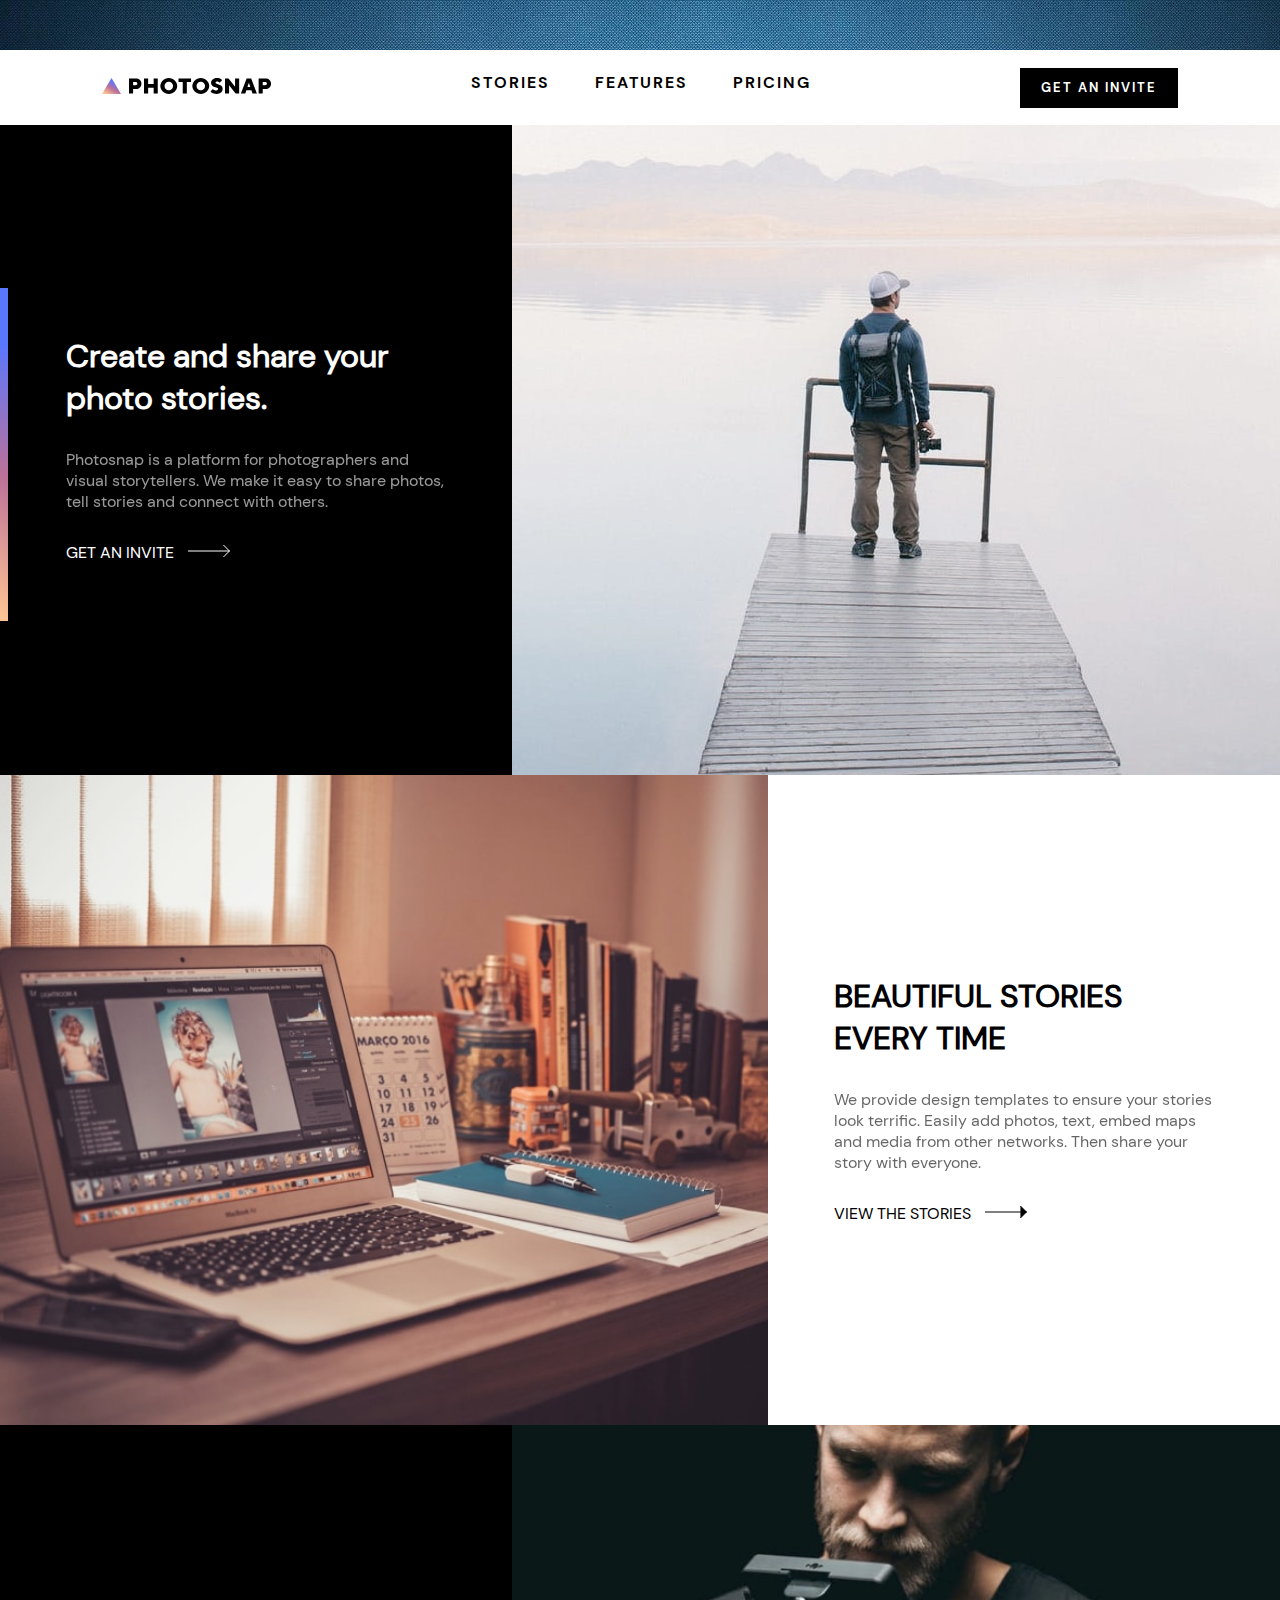
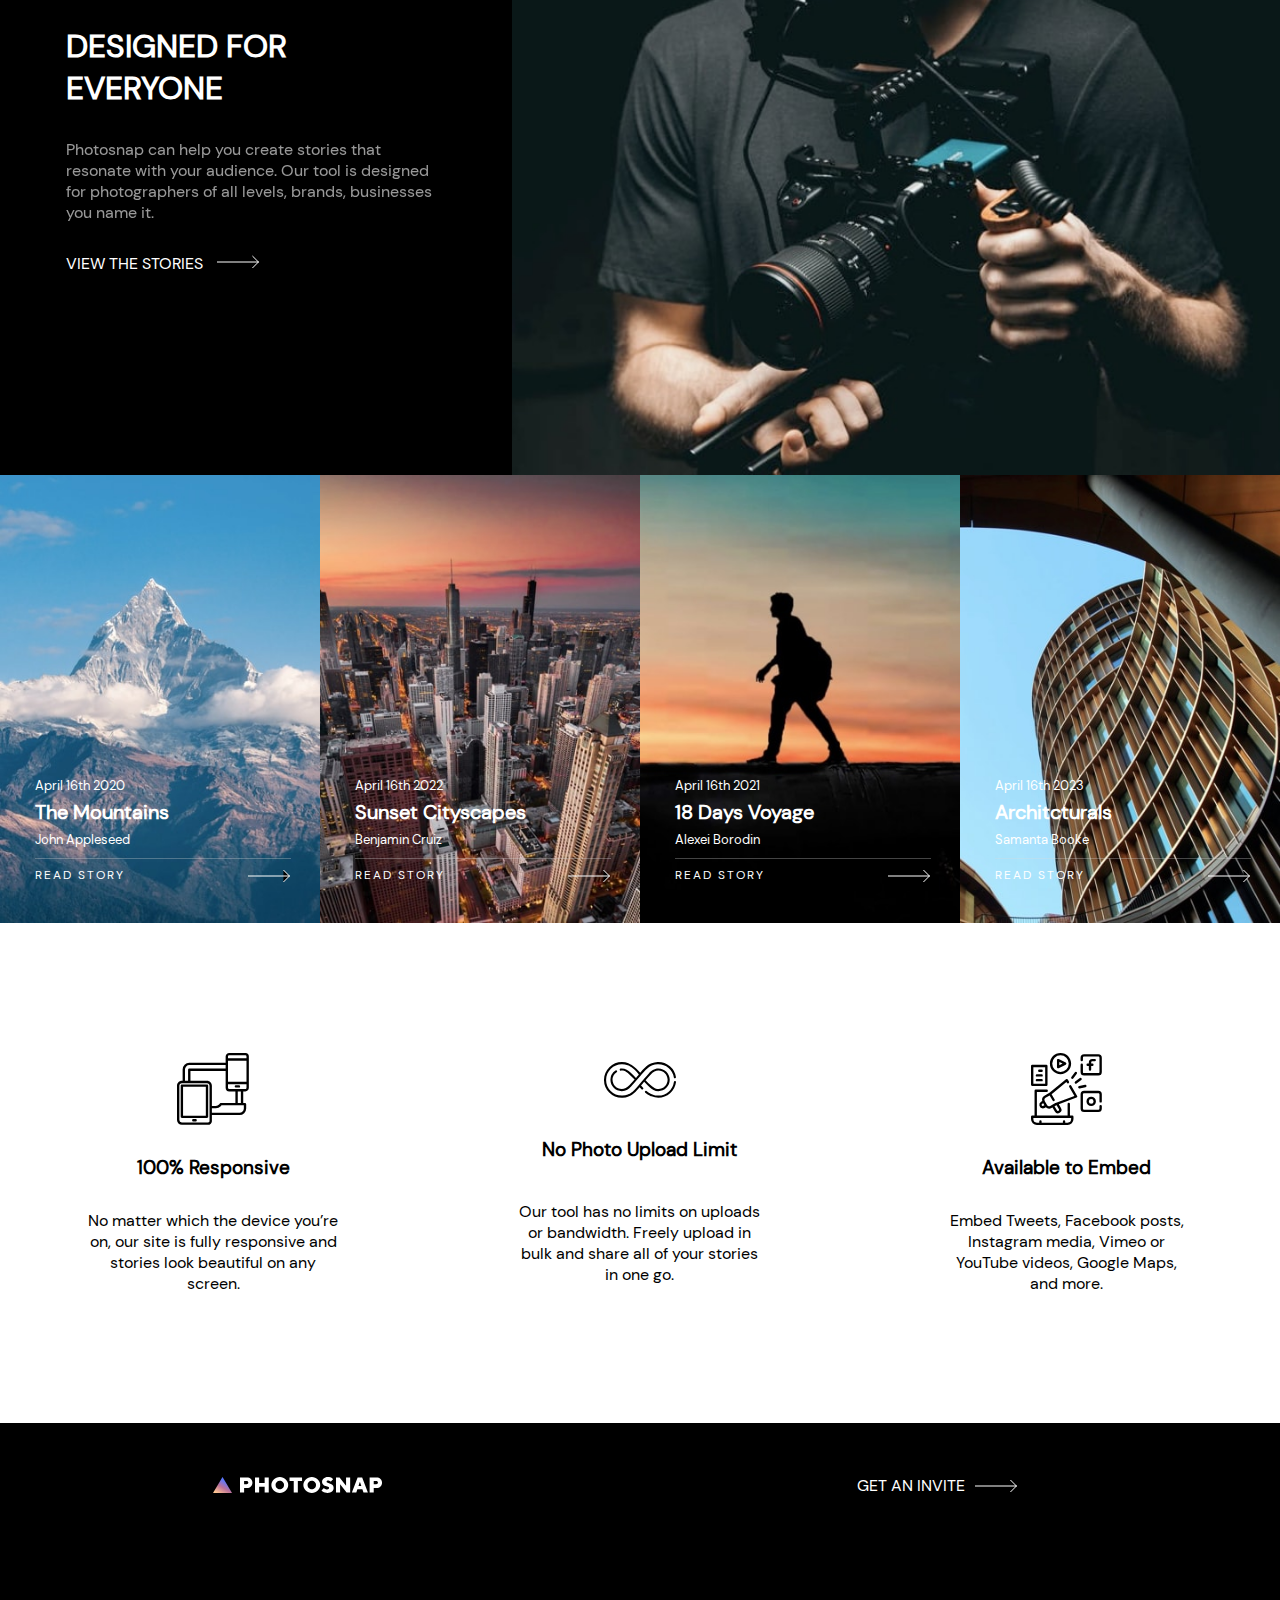
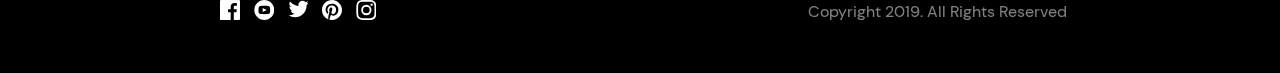
<file: index.html>
<!DOCTYPE html>
<html lang="en">

<head>
    <meta charset="UTF-8" />
    <meta name="viewport" content="width=device-width, initial-scale=1.0" />
    <link rel="icon" type="image/png" sizes="32x32" href="./assets/favicon-32x32.png" />
    <link rel="stylesheet" href="./common.css" />
    <link rel="stylesheet" href="./styles.css" />
    <link rel="stylesheet" href="./pages/media.css" />

    <title>Frontend Mentor | Photosnap Website Challenge</title>
</head>

<body>
    <div class="main">
        <div class="grid">
            <header>
                <div class="logo">
                    <img src="./assets/shared/desktop/logo.svg" alt="logo" />
                </div>
                <nav>
                    <ul>
                        <li>
                            <a href="./pages/Stories/stories.html">STORIES</a>
                        </li>
                        <li>
                            <a href="./pages/Features/features.html">FEATURES</a>
                        </li>
                        <li>
                            <a href="./pages/Pricing/pricing.html">PRICING</a>
                        </li>
                        <li>
                            <div class="hr"></div>
                        </li>
                        <li>
                            <button class="burger-menu-btn">GET AN INVITE</button>
                        </li>
                    </ul>
                </nav>
                <div class="burger-menu-icon">
                    <span></span>
                    <span></span>
                </div>
                <button class="nav-btn">GET AN INVITE</button>
            </header>

            <div id="content">
                <div class="small gradient-border">
                    <div class="wrapper">
                        <h1>Create and share your photo stories.</h1>
                        <p>Photosnap is a platform for photographers and visual storytellers. We make it easy to share photos, tell stories and connect with others.</p>
                        <a href=" " class="">GET AN INVITE</a>
                        <svg stroke="white" width="43" height="14">
                                    <path d="M0 7h41.864M35.428 1l6 6-6 6"></path>
                              </svg>
                    </div>
                </div>
                <div class="double">
                    <img src="./assets/home/desktop/create-and-share.jpg" alt="" class="img">
                </div>
            </div>
            <div id="content">
                <div class="double">
                    <img src="./assets/home/desktop/beautiful-stories.jpg" alt=" " class="img ">
                </div>
                <div class="small">
                    <div class="wrapper">
                        <h1>BEAUTIFUL STORIES EVERY TIME</h1>
                        <p>We provide design templates to ensure your stories look terrific. Easily add photos, text, embed maps and media from other networks. Then share your story with everyone.</p>
                        <div>
                            <a href="#" style="color: black;">VIEW THE STORIES</a>
                            <svg stroke="black" width="43" height="14">
                         <path d="M0 7h41.864M35.428 1l6 6-6 6"></path>
                         </svg>
                        </div>
                    </div>
                </div>
            </div>
            <div id="content">
                <div class="small">
                    <div class="wrapper">
                        <h1>DESIGNED FOR EVERYONE</h1>
                        <p>Photosnap can help you create stories that resonate with your audience. Our tool is designed for photographers of all levels, brands, businesses you name it. </p>
                        <a href=" " class="">VIEW THE STORIES</a>
                        <svg stroke="white" width="43" height="14">
                                    <path d="M0 7h41.864M35.428 1l6 6-6 6"></path>
                              </svg>
                    </div>
                </div>
                <div class="double">
                    <img src="./assets/home/desktop/designed-for-everyone.jpg" alt=" " class="img ">
                </div>
            </div>


            <div class="container">

            </div>

            <div class="features-box">
                <div>
                    <img src="./assets/features/desktop/responsive.svg" alt="responsive " />
                    <h3>100% Responsive</h3>
                    <p>
                        No matter which the device you’re on, our site is fully responsive and stories look beautiful on any screen.
                    </p>
                </div>
                <div>
                    <img src="./assets/features/desktop/no-limit.svg" alt="limit" />
                    <h3>No Photo Upload Limit</h3>
                    <p>
                        Our tool has no limits on uploads or bandwidth. Freely upload in bulk and share all of your stories in one go.
                    </p>
                </div>
                <div>
                    <img src="./assets/features/desktop/embed.svg" alt="embed" />
                    <h3>Available to Embed</h3>
                    <p>
                        Embed Tweets, Facebook posts, Instagram media, Vimeo or YouTube videos, Google Maps, and more.
                    </p>
                </div>
            </div>

            <footer>
                <div class="section">
                    <div>
                        <img src="./assets/shared/desktop/logo-white.svg" alt="logo" />
                    </div>
                    <div class="icon-group ">
                        <span class="fb"></span>
                        <span class="you"></span>
                        <span class="twi"></span>
                        <span class="pin"></span>
                        <span class="ins"></span>
                    </div>
                </div>
                <div class="section">
                    <div>
                        <a href="#">GET AN INVITE</a>
                        <svg stroke="white " width="43" height="14">
                         <path d="M0 7h41.864M35.428 1l6 6-6 6"></path>
                         </svg>
                    </div>
                    <div>
                        <p>Copyright 2019. All Rights Reserved</p>
                    </div>
                </div>
            </footer>
        </div>
    </div>

    <script src="app.js"></script>
</body>

</html>
</file>
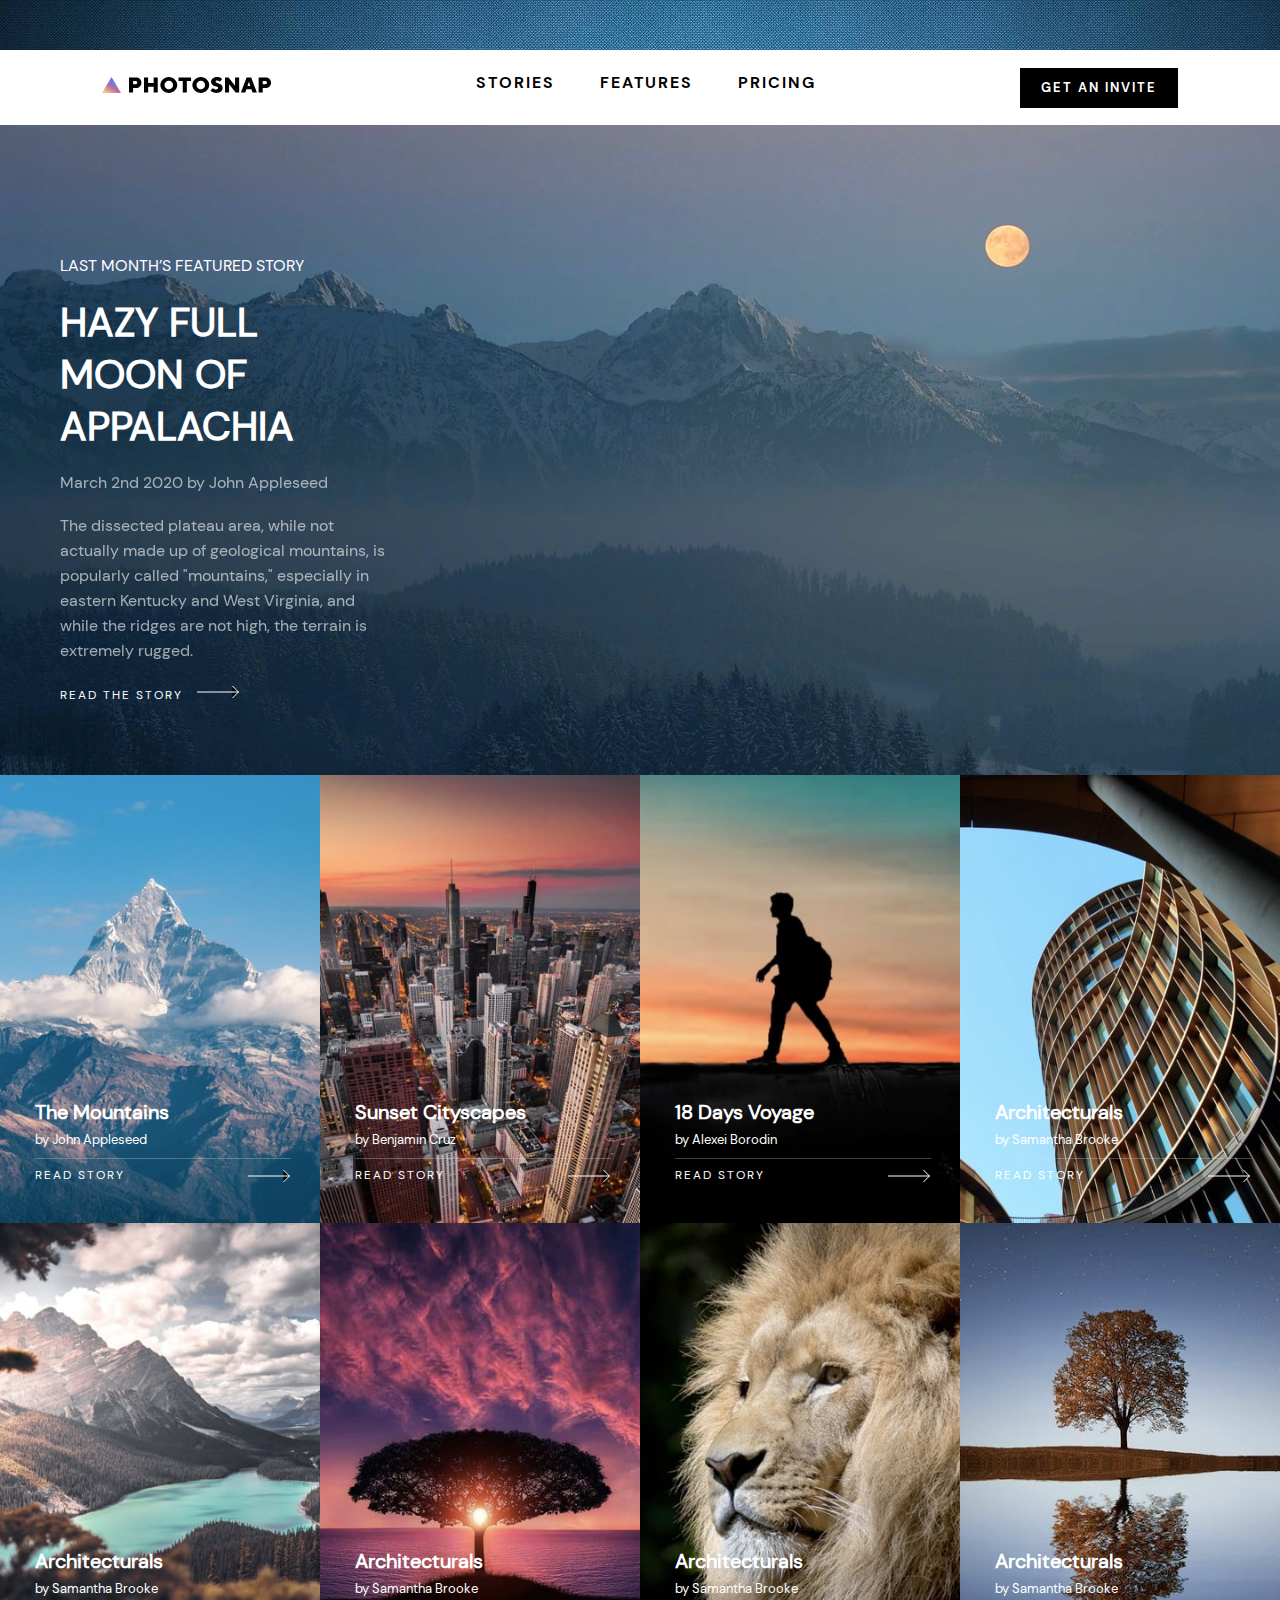
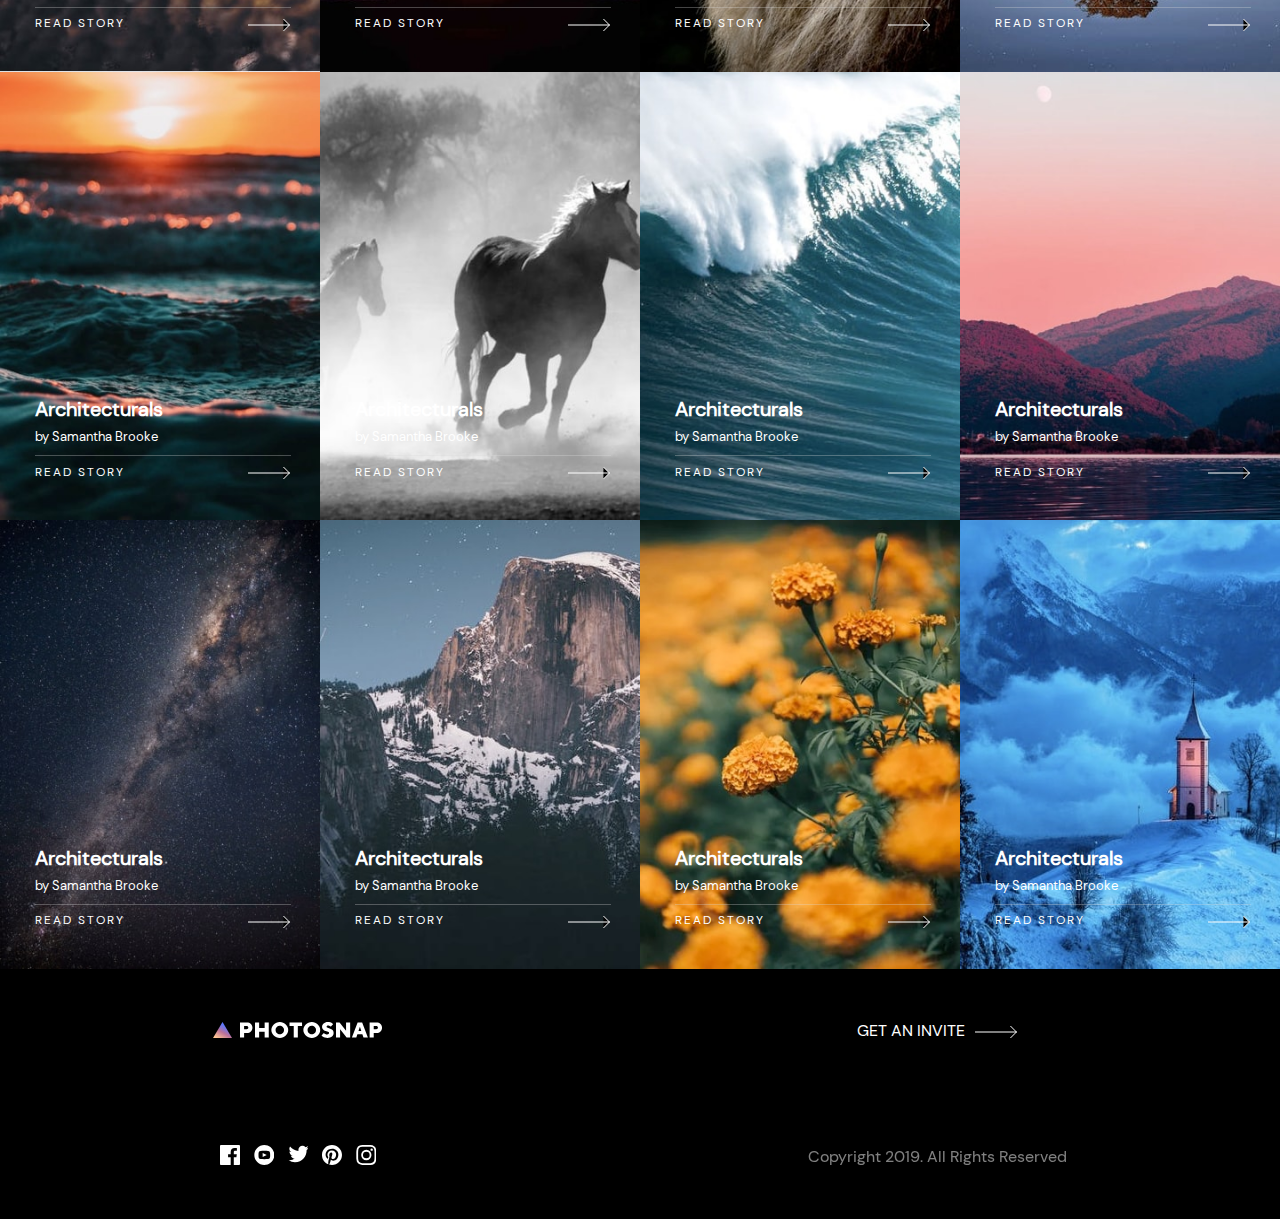
<file: pages/Stories/stories.html>
<!DOCTYPE html>
<html lang="en">

<head>
    <meta charset="UTF-8" />
    <meta name="viewport" content="width=device-width, initial-scale=1.0" />

    <link rel="icon" type="image/png" sizes="32x32" href="../../assets/favicon-32x32.png" />
    <link rel="stylesheet" href="../../common.css" />
    <link rel="stylesheet" href="./stories.css" />
    <link rel="stylesheet" href="../../styles.css" />
    <link rel="stylesheet" href="../media.css" />

    <title>Frontend Mentor | Photosnap Website Challenge</title>
</head>

<body>
    <div class="main">
        <div class="grid">
            <header>
                <div class="logo">
                    <a href="../../index.html">
                        <img src="../../assets/shared/desktop/logo.svg" alt="logo" />
                    </a>
                </div>
                <nav>
                    <ul>
                        <li>
                            <a href="#">STORIES</a>
                        </li>
                        <li>
                            <a href="../Features/features.html">FEATURES</a>
                        </li>
                        <li>
                            <a href="../Pricing/pricing.html">PRICING</a>
                        </li>
                        <li>
                            <div class="hr"></div>
                        </li>
                        <li>
                            <button class="burger-menu-btn">GET AN INVITE</button>
                        </li>
                    </ul>
                </nav>
                <div class="burger-menu-icon">
                    <span></span>
                    <span></span>
                </div>
                <button class="nav-btn">GET AN INVITE</button>
            </header>

            <div class="baner">
                <img src="../../assets/stories/desktop/moon-of-appalacia.jpg" alt="baner" class="baner-img">
                <div class="bener-text">
                    <p>LAST MONTH’S FEATURED STORY</p>
                    <h1>HAZY FULL MOON OF APPALACHIA</h1>
                    <span>March 2nd 2020 by John Appleseed</span>
                    <p>The dissected plateau area, while not actually made up of geological mountains, is popularly called "mountains," especially in eastern Kentucky and West Virginia, and while the ridges are not high, the terrain is extremely rugged.</p>
                    <div>
                        <a href="" class="story-link">READ THE STORY</a>
                        <svg stroke="white" width="43" height="14">
                        <path d="M0 7h41.864M35.428 1l6 6-6 6"></path>
                        </svg>
                    </div>
                </div>
            </div>
            <div class="container">
                <div class="card">
                    <img src="../../assets/stories/desktop/mountains.jpg" alt="mountains">
                    <div class="card-body">
                        <span class="story-time"></span>
                        <span class="story-places"><h2>The Mountains</h2></span>
                        <span class="story-author">by John Appleseed</span>
                    </div>
                    <div class="card-footer">
                        <a href="" class="story-link">READ STORY</a>
                        <svg stroke="white" width="43" height="14">
                        <path d="M0 7h41.864M35.428 1l6 6-6 6"></path>
                  </svg>
                    </div>
                </div>
                <div class="card">
                    <img src="../../assets/stories/desktop/cityscapes.jpg" alt="cityscapes">
                    <div class="card-body">
                        <span class="story-time"></span>
                        <span class="story-places"><h2>Sunset Cityscapes</h2></span>
                        <span class="story-author">by Benjamin Cruz</span>
                    </div>
                    <div class="card-footer">
                        <a href="" class="story-link">READ STORY</a>
                        <svg stroke="white" width="43" height="14">
                      <path d="M0 7h41.864M35.428 1l6 6-6 6"></path>
                </svg>
                    </div>
                </div>
                <div class="card">
                    <img src="../../assets/stories/desktop/18-days-voyage.jpg" alt="voyage">
                    <div class="card-body">
                        <span class="story-time"></span>
                        <span class="story-places"><h2>18 Days Voyage</h2></span>
                        <span class="story-author">by Alexei Borodin</span>
                    </div>
                    <div class="card-footer">
                        <a href="" class="story-link">READ STORY</a>
                        <svg stroke="white" width="43" height="14">
                      <path d="M0 7h41.864M35.428 1l6 6-6 6"></path>
                </svg>
                    </div>
                </div>
                <div class="card">
                    <img src="../../assets/stories/desktop/architecturals.jpg" alt="architecturals">
                    <div class="card-body">
                        <span class="story-time"></span>
                        <span class="story-places"><h2>Architecturals</h2></span>
                        <span class="story-author">by Samantha Brooke</span>
                    </div>
                    <div class="card-footer">
                        <a href="" class="story-link">READ STORY</a>
                        <svg stroke="white" width="43" height="14">
                      <path d="M0 7h41.864M35.428 1l6 6-6 6"></path>
                </svg>
                    </div>
                </div>
                <div class="card">
                    <img src="../../assets/stories/desktop/world-tour.jpg" alt="architecturals">
                    <div class="card-body">
                        <span class="story-time"></span>
                        <span class="story-places"><h2>Architecturals</h2></span>
                        <span class="story-author">by Samantha Brooke</span>
                    </div>
                    <div class="card-footer">
                        <a href="" class="story-link">READ STORY</a>
                        <svg stroke="white" width="43" height="14">
                    <path d="M0 7h41.864M35.428 1l6 6-6 6"></path>
              </svg>
                    </div>
                </div>
                <div class="card">
                    <img src="../../assets/stories/desktop/unforeseen-corners.jpg" alt="architecturals">
                    <div class="card-body">
                        <span class="story-time"></span>
                        <span class="story-places"><h2>Architecturals</h2></span>
                        <span class="story-author">by Samantha Brooke</span>
                    </div>
                    <div class="card-footer">
                        <a href="" class="story-link">READ STORY</a>
                        <svg stroke="white" width="43" height="14">
                  <path d="M0 7h41.864M35.428 1l6 6-6 6"></path>
            </svg>
                    </div>
                </div>
                <div class="card">
                    <img src="../../assets/stories/desktop/king-on-africa.jpg" alt="architecturals">
                    <div class="card-body">
                        <span class="story-time"></span>
                        <span class="story-places"><h2>Architecturals</h2></span>
                        <span class="story-author">by Samantha Brooke</span>
                    </div>
                    <div class="card-footer">
                        <a href="" class="story-link">READ STORY</a>
                        <svg stroke="white" width="43" height="14">
                <path d="M0 7h41.864M35.428 1l6 6-6 6"></path>
          </svg>
                    </div>
                </div>
                <div class="card">
                    <img src="../../assets/stories/desktop/trip-to-nowhere.jpg" alt="architecturals">
                    <div class="card-body">
                        <span class="story-time"></span>
                        <span class="story-places"><h2>Architecturals</h2></span>
                        <span class="story-author">by Samantha Brooke</span>
                    </div>
                    <div class="card-footer">
                        <a href="" class="story-link">READ STORY</a>
                        <svg stroke="white" width="43" height="14">
              <path d="M0 7h41.864M35.428 1l6 6-6 6"></path>
        </svg>
                    </div>
                </div>
                <div class="card">
                    <img src="../../assets/stories/desktop/rage-of-the-sea.jpg" alt="architecturals">
                    <div class="card-body">
                        <span class="story-time"></span>
                        <span class="story-places"><h2>Architecturals</h2></span>
                        <span class="story-author">by Samantha Brooke</span>
                    </div>
                    <div class="card-footer">
                        <a href="" class="story-link">READ STORY</a>
                        <svg stroke="white" width="43" height="14">
            <path d="M0 7h41.864M35.428 1l6 6-6 6"></path>
      </svg>
                    </div>
                </div>
                <div class="card">
                    <img src="../../assets/stories/desktop/running-free.jpg" alt="architecturals">
                    <div class="card-body">
                        <span class="story-time"></span>
                        <span class="story-places"><h2>Architecturals</h2></span>
                        <span class="story-author">by Samantha Brooke</span>
                    </div>
                    <div class="card-footer">
                        <a href="" class="story-link">READ STORY</a>
                        <svg stroke="white" width="43" height="14">
          <path d="M0 7h41.864M35.428 1l6 6-6 6"></path>
    </svg>
                    </div>
                </div>
                <div class="card">
                    <img src="../../assets/stories/desktop/behind-the-waves.jpg" alt="architecturals">
                    <div class="card-body">
                        <span class="story-time"></span>
                        <span class="story-places"><h2>Architecturals</h2></span>
                        <span class="story-author">by Samantha Brooke</span>
                    </div>
                    <div class="card-footer">
                        <a href="" class="story-link">READ STORY</a>
                        <svg stroke="white" width="43" height="14">
        <path d="M0 7h41.864M35.428 1l6 6-6 6"></path>
  </svg>
                    </div>
                </div>
                <div class="card">
                    <img src="../../assets/stories/desktop/calm-waters.jpg" alt="architecturals">
                    <div class="card-body">
                        <span class="story-time"></span>
                        <span class="story-places"><h2>Architecturals</h2></span>
                        <span class="story-author">by Samantha Brooke</span>
                    </div>
                    <div class="card-footer">
                        <a href="" class="story-link">READ STORY</a>
                        <svg stroke="white" width="43" height="14">
      <path d="M0 7h41.864M35.428 1l6 6-6 6"></path>
</svg>
                    </div>
                </div>
                <div class="card">
                    <img src="../../assets/stories/desktop/milky-way.jpg" alt="architecturals">
                    <div class="card-body">
                        <span class="story-time"></span>
                        <span class="story-places"><h2>Architecturals</h2></span>
                        <span class="story-author">by Samantha Brooke</span>
                    </div>
                    <div class="card-footer">
                        <a href="" class="story-link">READ STORY</a>
                        <svg stroke="white" width="43" height="14">
    <path d="M0 7h41.864M35.428 1l6 6-6 6"></path>
</svg>
                    </div>
                </div>
                <div class="card">
                    <img src="../../assets/stories/desktop/dark-forest.jpg" alt="architecturals">
                    <div class="card-body">
                        <span class="story-time"></span>
                        <span class="story-places"><h2>Architecturals</h2></span>
                        <span class="story-author">by Samantha Brooke</span>
                    </div>
                    <div class="card-footer">
                        <a href="" class="story-link">READ STORY</a>
                        <svg stroke="white" width="43" height="14">
    <path d="M0 7h41.864M35.428 1l6 6-6 6"></path>
</svg>
                    </div>
                </div>
                <div class="card">
                    <img src="../../assets/stories/desktop/somwarpet.jpg" alt="architecturals">
                    <div class="card-body">
                        <span class="story-time"></span>
                        <span class="story-places"><h2>Architecturals</h2></span>
                        <span class="story-author">by Samantha Brooke</span>
                    </div>
                    <div class="card-footer">
                        <a href="" class="story-link">READ STORY</a>
                        <svg stroke="white" width="43" height="14">
    <path d="M0 7h41.864M35.428 1l6 6-6 6"></path>
</svg>
                    </div>
                </div>
                <div class="card">
                    <img src="../../assets/stories/desktop/land-of-dreams.jpg" alt="architecturals">
                    <div class="card-body">
                        <span class="story-time"></span>
                        <span class="story-places"><h2>Architecturals</h2></span>
                        <span class="story-author">by Samantha Brooke</span>
                    </div>
                    <div class="card-footer">
                        <a href="" class="story-link">READ STORY</a>
                        <svg stroke="white" width="43" height="14">
    <path d="M0 7h41.864M35.428 1l6 6-6 6"></path>
</svg>
                    </div>
                </div>
            </div>
            <footer>
                <div class="section">
                    <div>
                        <img src="../../assets/shared/desktop/logo-white.svg" alt="logo" />
                    </div>
                    <div class="icon-group">
                        <span class="fb"></span>
                        <span class="you"></span>
                        <span class="twi"></span>
                        <span class="pin"></span>
                        <span class="ins"></span>
                    </div>
                </div>
                <div class="section">
                    <div>
                        <a href="#">GET AN INVITE</a>
                        <svg stroke="white" width="43" height="14">
              <path d="M0 7h41.864M35.428 1l6 6-6 6"></path>
            </svg>
                    </div>
                    <div>
                        <p>Copyright 2019. All Rights Reserved</p>
                    </div>
                </div>
            </footer>
        </div>
    </div>
    <script src="./stories.js"></script>
</body>

</html>
</file>
<file: common.css>
@font-face {
  font-family: DMSans-Regular;
  src: url('./assets/fonts/DMSans-Regular.ttf') format('woff2');
}

@font-face {
  font-family: DMSans-Medium;
  src: url('./assets/fonts/DMSans-Medium.ttf') format('woff2');
}

@font-face {
  font-family: DMSans-Bold;
  src: url('./assets/fonts/DMSans-Bold.ttf') format('woff2');
}

@keyframes open-menu {
  from {
    top: -200px;
  }

  to {
    top: 10;
  }
}

* {
  margin: 0;
  padding: 0;
  box-sizing: border-box;
}

li {
  list-style: none;
}

a {
  text-decoration: none;
}

button {
  border: none;
  cursor: pointer;
}

hr {
  border: none;
}

body {
  background-image: url(./assets/shared/bg.jpg);
  background-repeat: no-repeat;
  background-size: cover;
  background-attachment: fixed;
}

.main {
  padding-top: 50px;
  width: 100%;
}

.main .grid {
  max-width: 1440px;
  margin: 0 auto;
}

.main .grid header {
  display: flex;
  justify-content: space-between;
  align-items: center;
  height: 75px;
  padding: 0 8%;
  background-color: white;
}

nav {
  margin: 0 15px;
  z-index: 2;
}

nav ul {
  display: flex;
  flex-wrap: nowrap;
  justify-content: center;
}

nav ul li {
  cursor: pointer;
  font-family: 'DMSans-Bold';
}

nav ul li:nth-child(2) {
  margin: 0 35px;
}

nav ul li a {
  color: black;
  letter-spacing: 2px;
}

nav ul li a:hover {
  opacity: 50%;
}

.hr {
  margin-top: 30px;
  width: 100%;
  height: 1px;
  background-color: #000000;
  opacity: 50%;
}

nav ul button {
  margin-top: 30px;
  display: none;
}

nav ul button:hover {
  color: black;
  background-color: #DFDFDF;
  transition: 0.4s;
}

.is-active {
  display: block;
  position: absolute;
  margin-left: auto;
  margin-right: auto;
  left: 0;
  right: 0;
  text-align: center;
  padding: 0 40px;
}

.open-animation {
  animation-name: open-menu;
  animation-duration: 1.5s;
  animation-fill-mode: forwards
}

.burger-menu-btn {
  width: 100%;
  height: 40px;
  background-color: black;
  color: white;
  font-family: 'DMSans-Bold';
  letter-spacing: 2px;
  margin-bottom: 30px;
}

.nav-btn {
  width: 158px;
  height: 40px;
  background-color: black;
  color: white;
  font-family: 'DMSans-Bold';
  letter-spacing: 2px;
}

.nav-btn:hover {
  background-color: #DFDFDF;
  color: black;
  transition: 0.4s;
}

.burger-menu-icon {
  display: none;
  cursor: pointer;
}

.burger-menu-icon>* {
  display: block;
  width: 20px;
  height: 1px;
  background-color: black;
  margin-top: 4px;
}


/* ქლიქის დროს ბურგერ მენიუს აიქონი იცვლება */

.rotateX {
  transition: 0.2s;
  position: absolute;
  transform: rotate(45deg);
}

.rotateY {
  transition: 0.2s;
  position: relative;
  transform: rotate(-45deg);
}


/* footer */

footer {
  display: flex;
  background-color: black;
  justify-content: space-around;
  align-items: center;
  min-height: 250px;
  color: white;
}

.section {
  display: flex;
  flex-direction: column;
  justify-content: space-around;
  height: 250px;
  font-family: 'DMSans-Regular';
}

.section div:nth-child(1) {
  display: flex;
  align-items: center;
  justify-content: center;
}

.section p {
  opacity: 50%;
}

a {
  display: inline-block;
  color: white;
  margin-right: 10px;
}


/* after hover linie animation */

a::after {
  content: '';
  display: block;
  width: 0;
  height: 2px;
  background: #f8f6f6;
  transition: width .3s;
}

a:hover::after {
  width: 100%;
}


/*social media svg icons*/

.icon-group {
  display: flex;
  justify-content: space-around;
  width: 170px;
  background-color: black;
}

.icon-group>* {
  filter: brightness(1000%);
  background-repeat: no-repeat;
  width: 20px;
  height: 20px;
}

.icon-group>*:hover {
  filter: none;
  cursor: pointer;
}

.fb {
  background-image: url("./assets/shared/desktop/facebook.svg");
}

.you {
  background-image: url("./assets/shared/desktop/youtube.svg");
}

.twi {
  background-image: url("./assets/shared/desktop/twitter.svg");
}

.pin {
  background-image: url("./assets/shared/desktop/pinterest.svg");
}

.ins {
  background-image: url("./assets/shared/desktop/instagram.svg");
}
</file>
<file: styles.css>
.features-box {
  display: flex;
  align-items: center;
  justify-content: space-around;
  min-height: 500px;
  font-family: DMSans-Regular;
  background-color: white;
}

.features-box>* {
  display: flex;
  flex-direction: column;
  align-items: center;
  justify-content: space-evenly;
  width: 250px;
  height: 300px;
  text-align: center;
}

.cards-conteiner {
  display: flex;
  flex-direction: row;
  flex-flow: wrap;
  justify-content: space-around
}

.container {
  width: 100%;
  display: flex;
  flex-direction: row;
  justify-content: space-between;
  flex-flow: wrap;
  z-index: 1;
}

.card {
  width: 25%;
  cursor: pointer;
  transition: all .5s ease-in-out;
  position: relative;
  font-size: 13px;
  color: white;
  line-height: 17px;
  font-family: DMSans-Regular;
}

.card:hover {
  transform: translateY(-20px);
}

.card img {
  width: 100%;
  height: 100%;
}

.card:hover {
  border-bottom: 5px solid transparent;
  border-image: linear-gradient(45deg, #ffc593, #bc7198 25%, #5a77ff 50%);
  border-image-slice: 1;
}

.card-body {
  display: flex;
  flex-direction: column;
  position: absolute;
  bottom: 75px;
  left: 35px;
}

.card-body span:nth-child(2) {
  margin: 10px 0px;
}

.card-footer {
  height: 35px;
  display: flex;
  align-items: center;
  width: 80%;
  justify-content: space-between;
  border-top: 1px solid rgba(219, 218, 218, 0.308);
  position: absolute;
  bottom: 30px;
  left: 35px;
}

.story-link {
  color: white;
  font-size: 12px;
  letter-spacing: 2px;
}

.story-link::after {
  content: '';
  display: block;
  width: 0;
  height: 2px;
  background: #f8f6f6;
  transition: width .3s;
}

.story-link:hover::after {
  width: 100%;
}

#content {
  display: flex;
  justify-content: space-around;
  align-items: stretch;
}

.small {
  padding: 20px;
  width: 40%;
  min-width: 300px;
  min-height: 400px;
  font-family: DMSans-Regular;
  display: flex;
  align-items: center;
  justify-content: center;
  background-color: white;
}

.gradient-border {
  position: relative;
}

.gradient-border:before {
  content: "";
  z-index: 0;
  position: absolute;
  left: 0;
  top: 25%;
  height: 50%;
  border-style: solid;
  border-width: 4px;
  border-image: linear-gradient(26.57deg, #ffc593 0%, #bc7198 43.29%, #5a77ff 83.33%) 1;
}

.double {
  width: 60%;
}

.img {
  width: 100%;
  height: 650px;
  object-fit: cover;
  display: block;
}

#content .small:nth-child(3n+1) {
  background-color: black;
  color: white;
}

.wrapper {
  max-width: 380px;
}

.wrapper p {
  margin: 30px 0;
  opacity: 60%;
}
</file>
<file: pages/media.css>
@media screen and (max-width: 1000px) {
    body {
        background-image: none;
    }

    .main {
        padding-top: 0px
    }

    header {
        padding: 0 4%;
    }

    .features-box {
        flex-direction: column;
    }

    .card {
        width: 50%;
    }

    .info-container>.item {
        flex: 1 1 50%;
    }

    .top-left {
        position: absolute;
        top: 2%;
        left: 30%;
        width: 250px;
    }

    .top-right {
        position: absolute;
        top: 50%;
        right: 35%
    }
}

@media screen and (max-width: 700px) {
    nav {
        display: none;
        top: 75px;
        background-color: white;
    }

    nav ul {
        display: block;
    }

    nav ul li:nth-child(2) {
        margin: 20px 0px
    }

    .burger-menu-btn {
        display: block !important;
    }

    .nav-btn {
        display: none;
    }

    .burger-menu-icon {
        display: block;
    }

    footer {
        align-items: center;
        flex-direction: column;
    }

    .section {
        justify-content: space-evenly;
    }

    .info-container>.item {
        flex: 1 1 100%;
    }

    .invite-wrapper {
        flex-direction: column;
    }

    @media screen and (max-width: 420px) {
        .card {
            width: 100%;
            height: auto;
        }

        .card img {
            min-height: 100%;
            height: 375px;
            object-fit: cover;
        }

        .bener-text {
            padding: 20px 30px;
            position: static;
            height: 500px;
            min-width: 100%;
            background-color: black;
        }

        .bener-text h1 {
            font-size: 30px;
        }

        .baner-img {
            width: 100%;
            min-height: 310px;
        }

        .row {
            flex-direction: column;
        }

        .small {
            order: 1;
            width: 100%;
        }

        .double {
            width: 100%
        }

        #content {
            display: flex;
            flex-direction: column;
        }

        .img {
            width: 100%;
            height: auto;
        }

        .gradient-border:before {
            left: 30px;
            top: 0;
            border-image: linear-gradient(26.57deg, #ffc593 50%, #bc7198 53.29%, #5a77ff 93.33%) 1;
            border-left: none;
            border-right: none;
            border-bottom: none;
            width: 50%;
        }
    }
}
</file>
<file: pages/Stories/stories.css>
.baner {
  position: relative;
  color: white;
  width: 100%;
  font-family: 'DMSans-Regular';
}

.baner-img {
  width: 100%;
  min-height: 650px;
  object-fit: cover;
  display: block;
}

.bener-text {
  display: flex;
  flex-direction: column;
  justify-content: space-around;
  height: 400px;
  max-width: 330px;
  position: absolute;
  top: 20%;
  left: 60px;
}

.bener-text h1 {
  font-size: 40px;
  margin: 20px 0px;
}

.bener-text span {
  opacity: 60%;
}

.bener-text p:nth-child(4) {
  opacity: 60%;
  line-height: 25px;
  margin: 20px 0px;
}

.bener-text a {
  display: inline-block;
  color: white;
  margin-right: 10px;
}


/* after hover linie animation */

.bener-text a::after {
  content: '';
  display: block;
  width: 0;
  height: 2px;
  background: #f8f6f6;
  transition: width .3s;
}

.bener-text a:hover::after {
  width: 100%;
}
</file>
